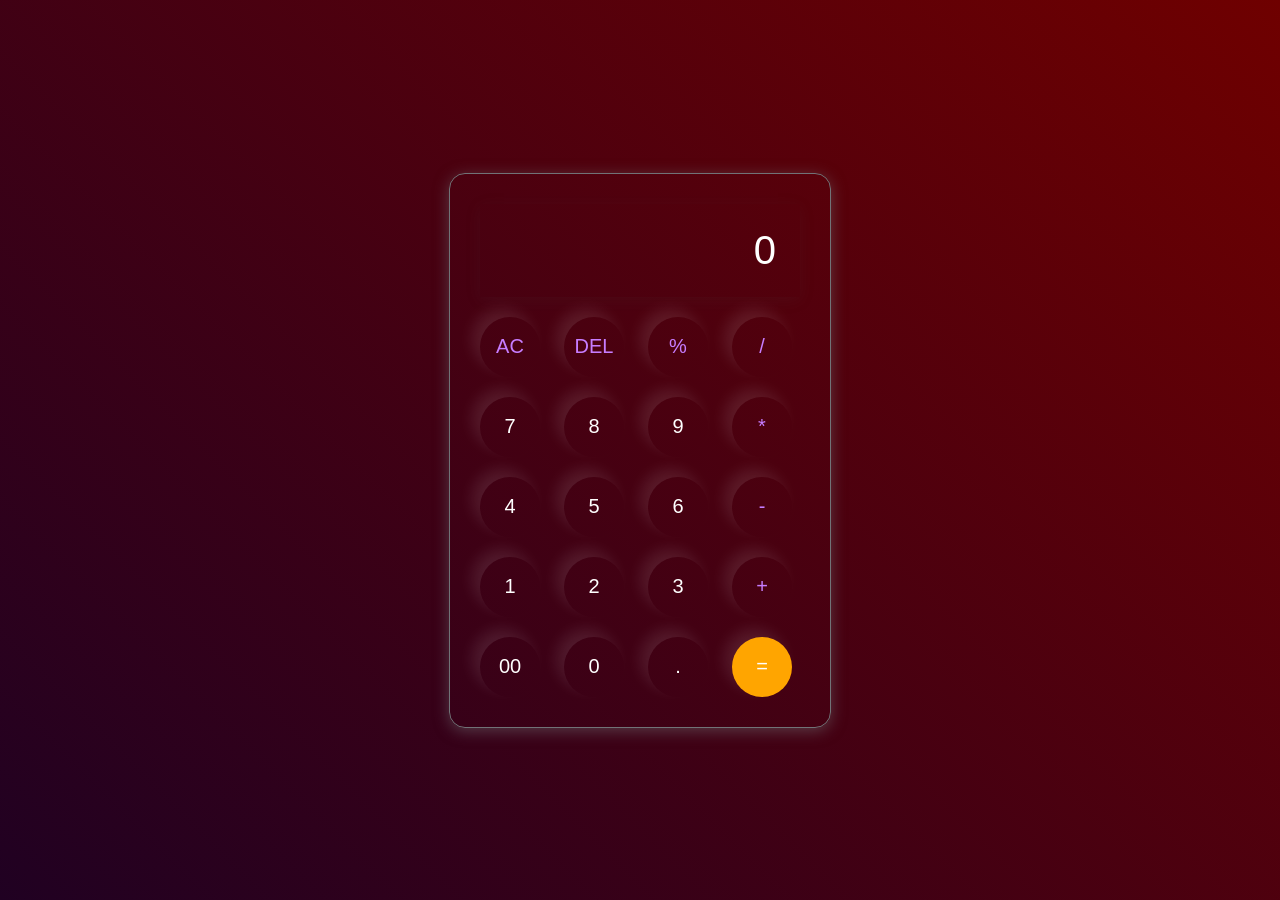
<file: codealpha_Calculator/index.html>
<!DOCTYPE html>
<html lang="en">
<head>
    <meta charset="UTF-8">
    <meta name="viewport" content="width=device-width, initial-scale=1.0">
    <link rel="stylesheet" href="style.css">
    <title>Calculator</title>
</head>
<body>
    <div class="calculator">
        <input type="text" placeholder="0" id="inputBox">
        <div>
            <button class="operator">AC</button>
            <button class="operator">DEL</button>
            <button class="operator">%</button>
            <button class="operator">/</button>
        </div>
        <div>
            <button>7</button>
            <button>8</button>
            <button>9</button>
            <button class="operator">*</button>
        </div>
        <div>
            <button>4</button>
            <button>5</button>
            <button>6</button>
            <button class="operator">-</button>
        </div>
        <div>
            <button>1</button>
            <button>2</button>
            <button>3</button>
            <button class="operator">+</button>
        </div>
        <div>
            <button>00</button>
            <button>0</button>
            <button>.</button>
            <button class="equalBtn">=</button>
        </div>
    </div>

    <script src="script.js"></script>
</body>
</html>
</file>
<file: codealpha_Calculator/style.css>
* {
    margin: 0;
    padding: 0;
    box-sizing: border-box;
    /* font-family: "Poppins", sans-serif;
    font-weight: 100;
    font-style: normal; */
} 

body {
    width: 100%;
    height: 100vh;
    display: flex;
    justify-content: center;
    align-items: center;
    background: linear-gradient(45deg, #200122, #6f0000);
}

.calculator {
    border: 1px solid #717377;
    padding: 20px;
    border-radius: 16px;
    box-shadow: 0px 3px 15px rgba(113, 115, 119, 0.5);
}

input {
    width: 320px;
    border: none;
    padding: 24px;
    margin: 10px;
    background: transparent;
    box-shadow: 0px 3px 15px rgba(84, 84, 84, 0.1);
    font-size: 40px;
    text-align: right;
    cursor: pointer;
    color: #ffffff;
}

input::placeholder {
    color: #ffffff;

}

button {
    border: none;
    width: 60px;
    height: 60px;
    margin: 10px;
    border-radius: 50%;
    background: transparent;
    color: #ffffff;
    font-size: 20px;
    box-shadow: -8px -8px 15px rgba(255, 255, 255, 0.1);
    cursor: pointer;

}

.equalBtn {
    background-color: orange;
}

.operator {
    color: #c77dff;
}
</file>
